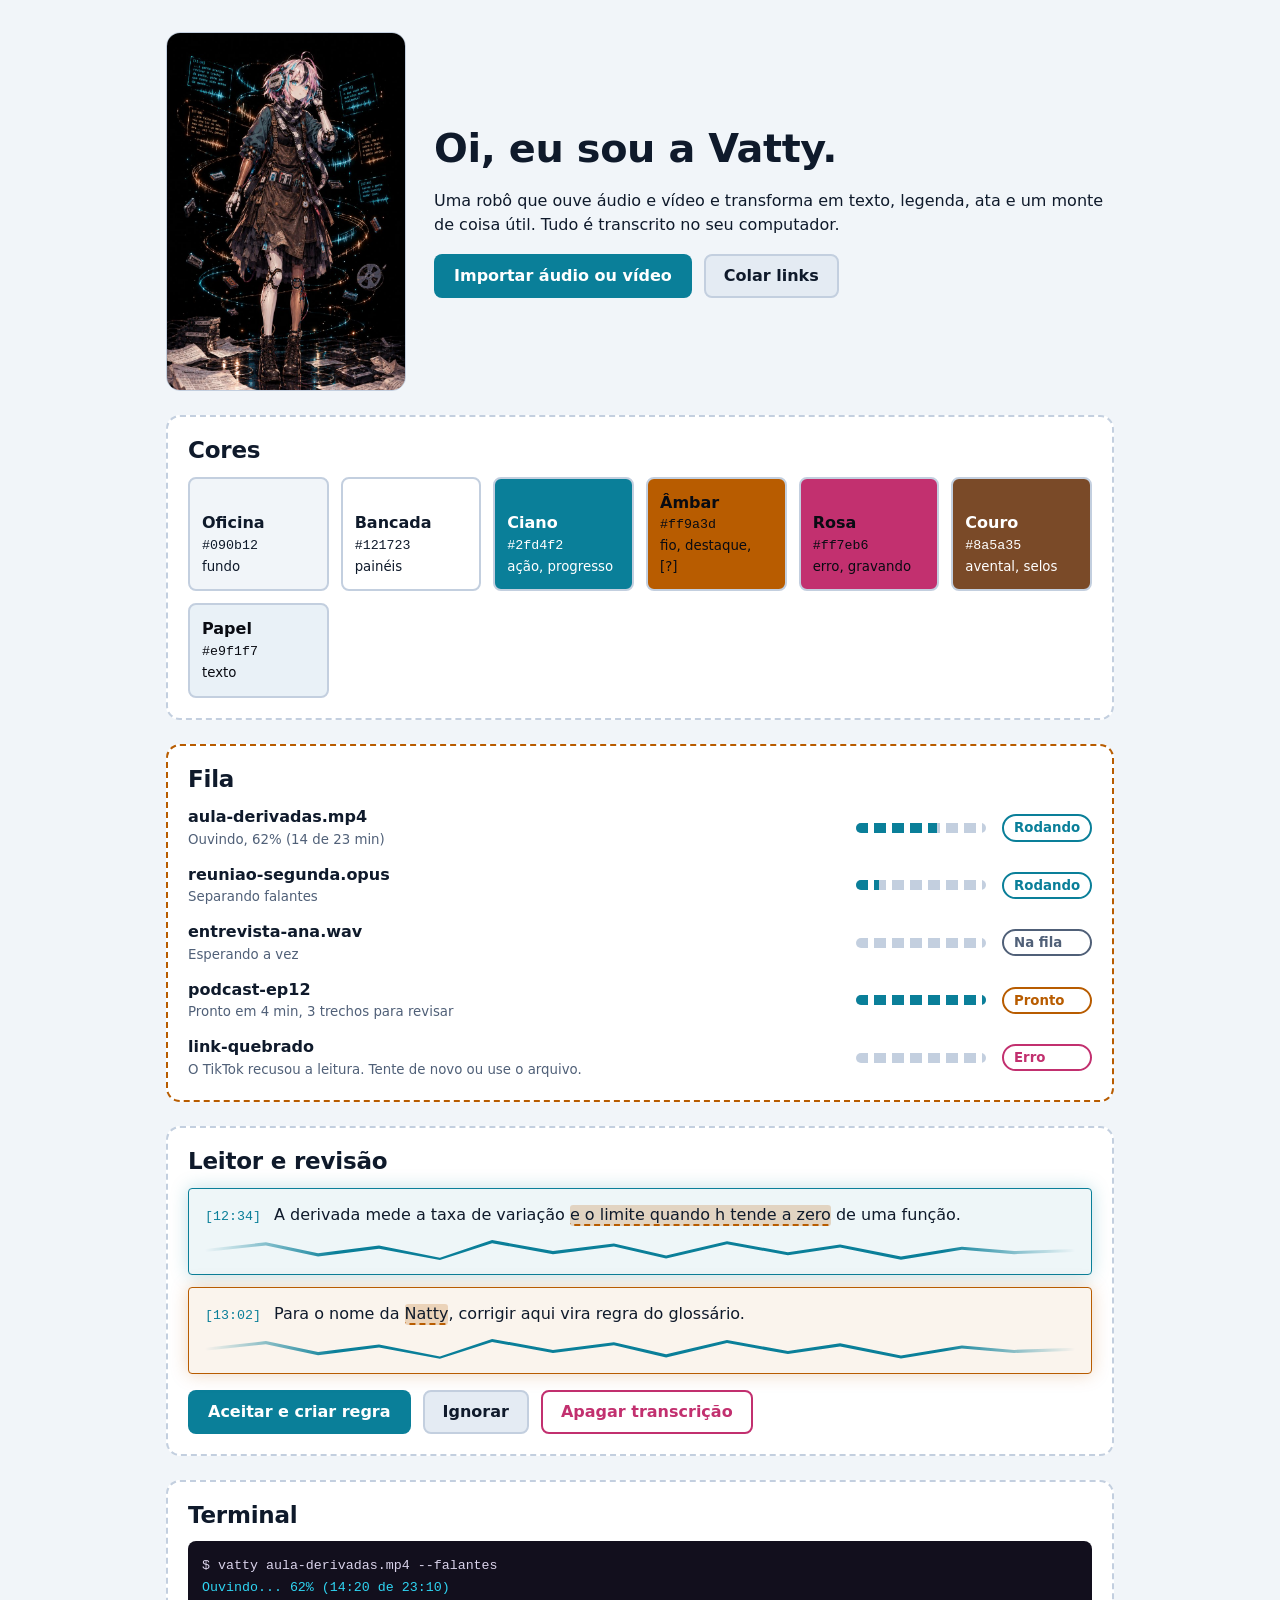
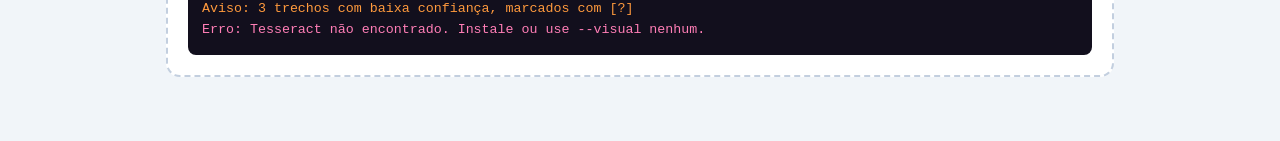
<file: vatty/ui/static/guia.html>
<!doctype html>
<html lang="pt-BR"><head><meta charset="utf-8"><meta name="viewport" content="width=device-width,initial-scale=1">
<title>Vatty: guia visual</title><link rel="stylesheet" href="tokens.css">
<style>
 main{max-width:980px;margin:0 auto;padding:32px 16px 64px;display:grid;gap:24px}
 .topo{display:grid;grid-template-columns:240px 1fr;gap:28px;align-items:center}
 .topo img{width:240px;height:auto;border-radius:var(--raio);border:1px solid var(--fio-vazio)}
 .cores{display:grid;grid-template-columns:repeat(auto-fit,minmax(130px,1fr));gap:12px}
 .cor{border-radius:var(--raio-p);padding:12px;min-height:84px;font-size:var(--t-1);display:flex;flex-direction:column;justify-content:flex-end;border:2px solid var(--fio-vazio)}
 .cor b{font-size:var(--t0)} .cor code{font-family:var(--mono)}
 .fila{display:grid;gap:12px}
 .linha{display:grid;grid-template-columns:1fr 130px 90px;gap:16px;align-items:center}
 .linha .nome{font-weight:650}.linha small{color:var(--papel-2);display:block;font-weight:400}
 .linhas-btn{display:flex;gap:12px;flex-wrap:wrap}
 @media (max-width:640px){.topo{grid-template-columns:1fr}.linha{grid-template-columns:1fr}}
</style></head><body><main>
<section class="topo">
  <img src="vatty-arte.jpg" alt="Vatty, uma garota robô de cabelo rosa e fones de fita cassete, cercada por hologramas de transcrição">
  <div><h1>Oi, eu sou a Vatty.</h1>
  <p>Uma robô que ouve áudio e vídeo e transforma em texto, legenda, ata e um monte de coisa útil. Tudo é transcrito no seu computador.</p>
  <div class="linhas-btn"><button class="btn btn-principal">Importar áudio ou vídeo</button><button class="btn btn-calmo">Colar links</button></div></div>
</section>

<section class="remendo"><h2>Cores</h2>
<div class="cores">
 <div class="cor" style="background:var(--oficina)"><b>Oficina</b><code>#090b12</code>fundo</div>
 <div class="cor" style="background:var(--bancada)"><b>Bancada</b><code>#121723</code>painéis</div>
 <div class="cor" style="background:var(--ouvido);color:var(--sobre-ouvido)"><b>Ciano</b><code>#2fd4f2</code>ação, progresso</div>
 <div class="cor" style="background:var(--costura);color:#090b12"><b>Âmbar</b><code>#ff9a3d</code>fio, destaque, [?]</div>
 <div class="cor" style="background:var(--fone);color:#090b12"><b>Rosa</b><code>#ff7eb6</code>erro, gravando</div>
 <div class="cor" style="background:var(--couro);color:#fff"><b>Couro</b><code>#8a5a35</code>avental, selos</div>
 <div class="cor" style="background:#e9f1f7;color:#090b12"><b>Papel</b><code>#e9f1f7</code>texto</div>
</div></section>

<section class="remendo ativo"><h2>Fila</h2>
<div class="fila">
 <div class="linha"><div class="nome">aula-derivadas.mp4<small>Ouvindo, 62% (14 de 23 min)</small></div><div class="costura" style="--p:62%"><i></i></div><span class="estado estado-rodando">Rodando</span></div>
 <div class="linha"><div class="nome">reuniao-segunda.opus<small>Separando falantes</small></div><div class="costura" style="--p:18%"><i></i></div><span class="estado estado-rodando">Rodando</span></div>
 <div class="linha"><div class="nome">entrevista-ana.wav<small>Esperando a vez</small></div><div class="costura"><i></i></div><span class="estado estado-fila">Na fila</span></div>
 <div class="linha"><div class="nome">podcast-ep12<small>Pronto em 4 min, 3 trechos para revisar</small></div><div class="costura" style="--p:100%"><i></i></div><span class="estado estado-pronto">Pronto</span></div>
 <div class="linha"><div class="nome">link-quebrado<small>O TikTok recusou a leitura. Tente de novo ou use o arquivo.</small></div><div class="costura"><i></i></div><span class="estado estado-erro">Erro</span></div>
</div></section>

<section class="remendo"><h2>Leitor e revisão</h2>
<div class="holo"><a class="horario" href="#">[12:34]</a> A derivada mede a taxa de variação <span class="duvida">e o limite quando h tende a zero</span> de uma função.<div class="onda"></div></div>
<div class="holo ambar" style="margin-top:12px"><a class="horario" href="#">[13:02]</a> Para o nome da <span class="duvida">Natty</span>, corrigir aqui vira regra do glossário.<div class="onda"></div></div>
<div class="linhas-btn" style="margin-top:16px"><button class="btn btn-principal">Aceitar e criar regra</button><button class="btn btn-calmo">Ignorar</button><button class="btn btn-perigo">Apagar transcrição</button></div></section>

<section class="remendo"><h2>Terminal</h2>
<div class="terminal"><div>$ vatty aula-derivadas.mp4 --falantes</div><div class="ok">Ouvindo... 62% (14:20 de 23:10)</div><div class="aviso">Aviso: 3 trechos com baixa confiança, marcados com [?]</div><div class="erro">Erro: Tesseract não encontrado. Instale ou use --visual nenhum.</div></div></section>
</main></body></html>
</file>
<file: vatty/ui/static/tokens.css>
/* Padrão visual da Vatty: "oficina de som". Fundo escuro, hologramas, remendos, costura e fita cassete.
   Sem fonte nem recurso externo: o app é local e funciona offline. */
:root {
  /* Cores: tiradas da arte da Vatty (fundo escuro, hologramas ciano e âmbar, cabelo rosa, couro) */
  --oficina:  #090b12;   /* fundo: o escuro atrás dela */
  --bancada:  #121723;   /* painéis */
  --remendo:  #1c2335;   /* painel elevado / hover */
  --papel:    #e9f1f7;   /* texto */
  --papel-2:  #9fb0c4;   /* texto secundário */
  --ouvido:   #2fd4f2;   /* ciano holograma: ação, progresso, "ouvindo" */
  --costura:  #ff9a3d;   /* âmbar: fio, destaque, [?] */
  --fone:     #ff7eb6;   /* rosa do cabelo: atenção, erro, gravando */
  --couro:    #8a5a35;   /* avental: detalhes, selos */
  --fio-vazio:#2c3650;   /* linha ainda não feita */
  --sobre-ouvido: #04202a; /* texto sobre --ouvido */

  /* Tipo: uma família do sistema; horário em mono */
  --fonte: "Avenir Next", "Segoe UI Variable", "Segoe UI", system-ui, sans-serif;
  --mono: ui-monospace, "Cascadia Mono", Consolas, monospace;

  /* Escala 1.2 (base 16px) */
  --t-1: 0.833rem; --t0: 1rem; --t1: 1.2rem; --t2: 1.44rem; --t3: 1.728rem; --t4: 2.488rem;

  /* Forma */
  --raio: 14px;          /* painéis */
  --raio-p: 8px;         /* botões e chips */
  --espaco: 8px;
}

@media (prefers-color-scheme: light) {
  :root:not([data-tema="escuro"]) {
    --oficina:#f1f5f9; --bancada:#ffffff; --remendo:#e4ebf3;
    --papel:#0f1a2b; --papel-2:#506078; --fio-vazio:#c3cfdf;
    --ouvido:#0a7f99; --costura:#b85c00; --fone:#c2306f; --couro:#7a4a28; --sobre-ouvido:#ffffff;
  }
}
:root[data-tema="claro"] {
  --oficina:#f1f5f9; --bancada:#ffffff; --remendo:#e4ebf3;
  --papel:#0f1a2b; --papel-2:#506078; --fio-vazio:#c3cfdf;
  --ouvido:#0a7f99; --costura:#b85c00; --fone:#c2306f; --couro:#7a4a28; --sobre-ouvido:#ffffff;
}

* { box-sizing: border-box; }
body { margin: 0; background: var(--oficina); color: var(--papel); font: 400 var(--t0)/1.55 var(--fonte); }
h1, h2, h3 { line-height: 1.2; margin: 0 0 calc(var(--espaco) * 1.5); letter-spacing: -0.01em; }
h1 { font-size: var(--t4); font-weight: 800; } h2 { font-size: var(--t2); font-weight: 700; } h3 { font-size: var(--t1); font-weight: 650; }
p { max-width: 68ch; }
a { color: var(--ouvido); }
:focus-visible { outline: 3px solid var(--costura); outline-offset: 2px; }

/* Painel: a borda tracejada é a costura que prende o remendo */
.remendo { background: var(--bancada); border: 2px dashed var(--fio-vazio); border-radius: var(--raio); padding: calc(var(--espaco) * 2.5); }
.remendo.ativo { border-color: var(--costura); }

/* Botões */
.btn { font: 650 var(--t0)/1 var(--fonte); padding: 12px 18px; border-radius: var(--raio-p); border: 2px solid transparent; cursor: pointer; }
.btn-principal { background: var(--ouvido); color: var(--sobre-ouvido); }
.btn-principal:hover { filter: brightness(1.08); }
.btn-calmo { background: var(--remendo); color: var(--papel); border-color: var(--fio-vazio); }
.btn-calmo:hover { border-color: var(--ouvido); }
.btn-perigo { background: transparent; color: var(--fone); border-color: var(--fone); }

/* Horário clicável e trecho duvidoso */
.horario { font: 500 var(--t-1)/1 var(--mono); color: var(--ouvido); background: var(--remendo); padding: 3px 7px; border-radius: 6px; text-decoration: none; }
.duvida { background: color-mix(in srgb, var(--costura) 22%, transparent); border-bottom: 2px dashed var(--costura); border-radius: 3px; }

/* Estados da fila */
.estado { font: 650 var(--t-1)/1 var(--fonte); padding: 5px 10px; border-radius: 999px; border: 2px solid currentColor; display: inline-block; }
.estado-fila { color: var(--papel-2); } .estado-rodando { color: var(--ouvido); }
.estado-pronto { color: var(--costura); } .estado-erro { color: var(--fone); }

/* Barra de progresso: costura sendo feita, ponto a ponto */
.costura { --p: 0%; position: relative; height: 10px; border-radius: 5px; overflow: hidden;
  background: repeating-linear-gradient(90deg, var(--fio-vazio) 0 12px, transparent 12px 18px); }
.costura > i { position: absolute; inset: 0 auto 0 0; width: var(--p); transition: width .4s ease;
  background: repeating-linear-gradient(90deg, var(--ouvido) 0 12px, transparent 12px 18px); }
@media (prefers-reduced-motion: reduce) { .costura > i { transition: none; } }

/* Terminal: painel de log, sempre escuro */
.terminal { background: #120f1d; color: #d9d2ea; font: 400 var(--t-1)/1.6 var(--mono); border-radius: var(--raio-p); padding: 14px; overflow: auto; max-height: 260px; }
.terminal .ok { color: #2fd4f2; } .terminal .aviso { color: #ff9a3d; } .terminal .erro { color: #ff7eb6; }

/* Holograma: o cartão de transcrição que flutua ao redor da Vatty (leitor, resultados da busca) */
.holo { position: relative; background: color-mix(in srgb, var(--ouvido) 7%, var(--bancada)); border: 1px solid var(--ouvido);
  border-radius: 4px; padding: 14px 16px; box-shadow: 0 0 18px color-mix(in srgb, var(--ouvido) 25%, transparent); }
.holo.ambar { border-color: var(--costura); background: color-mix(in srgb, var(--costura) 7%, var(--bancada));
  box-shadow: 0 0 18px color-mix(in srgb, var(--costura) 25%, transparent); }
.holo .horario { background: transparent; padding: 0; margin-right: 8px; }
/* Onda de áudio como linha decorativa de um cartão */
.onda { height: 22px; margin-top: 10px; opacity: 1;
  background: var(--ouvido);
  -webkit-mask: linear-gradient(90deg, transparent, #000 15%, #000 85%, transparent); mask: linear-gradient(90deg, transparent, #000 15%, #000 85%, transparent);
  clip-path: polygon(0% 50%,7% 20%,13% 70%,20% 35%,27% 90%,33% 10%,40% 60%,47% 25%,53% 80%,60% 15%,67% 65%,73% 30%,80% 85%,87% 40%,93% 60%,100% 50%,100% 64%,93% 74%,87% 54%,80% 99%,73% 44%,67% 79%,60% 29%,53% 94%,47% 39%,40% 74%,33% 24%,27% 100%,20% 49%,13% 84%,7% 34%,0% 64%); }
.avatar { width: 56px; height: 56px; border-radius: 50%; object-fit: cover; border: 2px solid var(--fone); }
</file>
